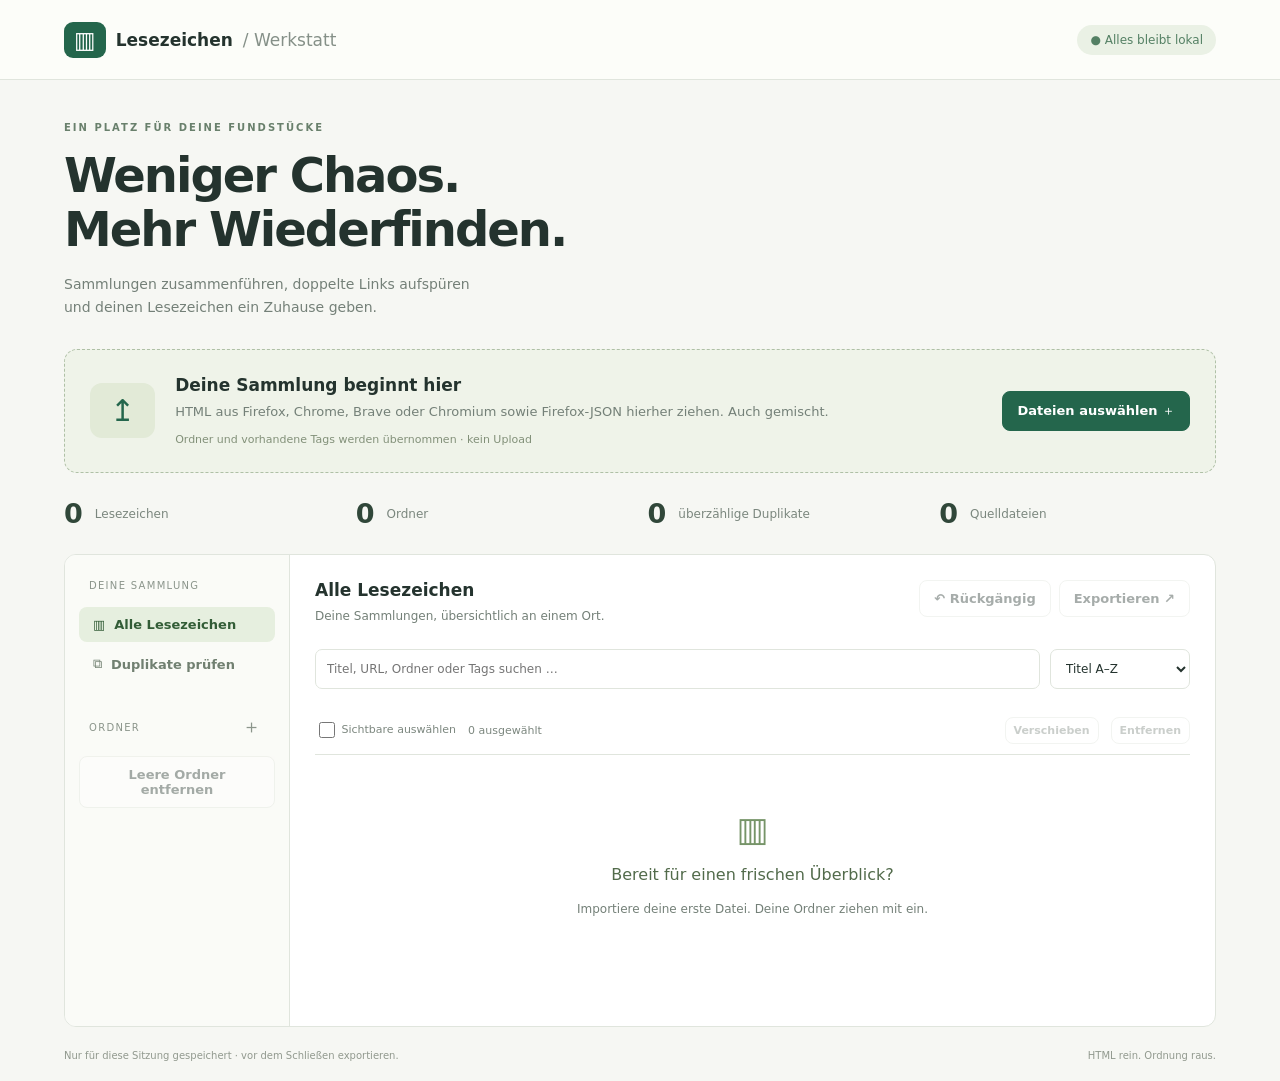
<file: index.html>
<!doctype html>
<html lang="de">
<head><meta charset="utf-8"><meta name="viewport" content="width=device-width,initial-scale=1"><title>Lesezeichen-Werkstatt</title><link rel="stylesheet" href="style.css"></head>
<body>
<header><div class="brand"><span class="logo">▥</span> Lesezeichen<span class="muted"> / Werkstatt</span></div><span class="local">● Alles bleibt lokal</span></header>
<main>
<div class="intro"><div class="eyebrow">EIN PLATZ FÜR DEINE FUNDSTÜCKE</div><h1>Weniger Chaos.<br>Mehr Wiederfinden.</h1><p>Sammlungen zusammenführen, doppelte Links aufspüren<br class="desktop"> und deinen Lesezeichen ein Zuhause geben.</p></div>
<section id="dropzone" class="dropzone" aria-label="Dateien importieren"><div class="import-icon">↥</div><div><h2>Deine Sammlung beginnt hier</h2><p>HTML aus Firefox, Chrome, Brave oder Chromium sowie Firefox-JSON hierher ziehen. Auch gemischt.</p><small>Ordner und vorhandene Tags werden übernommen · kein Upload</small></div><button class="primary" id="import">Dateien auswählen <span>＋</span></button><input id="files" type="file" accept=".html,.htm,.json" multiple hidden></section>
<div class="stats"><div><span id="count">0</span> Lesezeichen</div><div><span id="folders-count">0</span> Ordner</div><div><span id="duplicates-count">0</span> überzählige Duplikate</div><div><span id="sources-count">0</span> Quelldateien</div></div>
<section class="workspace"><aside><div class="section-label">DEINE SAMMLUNG</div><button id="all" class="nav active">▥ <span>Alle Lesezeichen</span></button><button id="duplicates" class="nav">⧉ <span>Duplikate prüfen</span></button><div class="section-label folder-heading">ORDNER <button id="new-folder" aria-label="Ordner anlegen">＋</button></div><button id="remove-empty-folders" disabled title="Entfernt alle Ordner ohne Lesezeichen, auch leere Unterordner. Unabhängig von Suche und Ansicht.">Leere Ordner entfernen</button><div id="folder-list"></div></aside>
<div class="content"><div class="content-heading"><div><h2 id="view-title">Alle Lesezeichen</h2><p id="view-description">Deine Sammlungen, übersichtlich an einem Ort.</p></div><div class="actions"><button id="undo" disabled>↶ Rückgängig</button><button id="export">Exportieren ↗</button></div></div>
<div class="toolbar"><input id="search" type="search" placeholder="Titel, URL, Ordner oder Tags suchen …" aria-label="Lesezeichen suchen"><select id="sort" aria-label="Sortierung"><option value="title">Titel A–Z</option><option value="domain">Nach Website</option><option value="folder">Nach Ordner</option><option value="source">Nach Quelldatei</option></select></div>
<div id="duplicate-options" hidden><label><input id="relaxed" type="checkbox"> Auch ähnliche URLs erkennen (ohne Fragment und bekannte Tracking-Parameter)</label><p>Die erste importierte Version bleibt erhalten. Prüfe ähnliche URLs vor dem Entfernen.</p><button id="dedupe">Überzählige Duplikate auswählen</button></div>
<div id="bulk" class="bulk"><label><input id="select-all" type="checkbox"> Sichtbare auswählen</label><span id="selected-count">0 ausgewählt</span><button id="move" disabled>Verschieben</button><button id="delete" disabled>Entfernen</button></div>
<div id="list"></div><div id="pagination" class="pagination"></div></div></section>
<footer><span>Nur für diese Sitzung gespeichert · vor dem Schließen exportieren.</span><span>HTML rein. Ordnung raus.</span></footer>
<div id="status" role="status" aria-live="polite"></div>
</main>
<dialog id="edit-dialog"><form id="edit-form"><h2>Lesezeichen bearbeiten</h2><label>Titel<input name="title" required></label><label>URL<input name="url" required></label><label>Ordner (mit / für Unterordner)<input name="folder" list="folder-suggestions"></label><label>Tags (durch Komma getrennt)<input name="tags"></label><div class="actions"><button type="button" data-close>Abbrechen</button><button class="primary">Speichern</button></div></form></dialog>
<dialog id="folder-dialog"><form id="folder-form"><h2 id="folder-dialog-title">In Ordner verschieben</h2><label>Ordnerpfad<input name="folder" list="folder-suggestions" placeholder="z. B. Wissen / Entwicklung"></label><p>Ein leerer Pfad steht für die oberste Ebene.</p><div class="actions"><button type="button" data-close>Abbrechen</button><button class="primary">Übernehmen</button></div></form></dialog>
<dialog id="export-dialog"><h2>Sammlung exportieren</h2><p>Exportiert alle Lesezeichen und Ordner, unabhängig vom Filter.</p><button id="export-html" class="primary">HTML für Firefox, Chrome, Brave & Chromium</button><button id="export-json">JSON als Werkstatt-Sicherung</button><p><small>Die JSON-Sicherung lässt sich hier wieder öffnen. Zum Import in Firefox nutze HTML.</small></p><button data-close>Schließen</button></dialog>
<datalist id="folder-suggestions"></datalist>
<script src="core.js"></script><script src="app.js"></script>
</body></html>
</file>
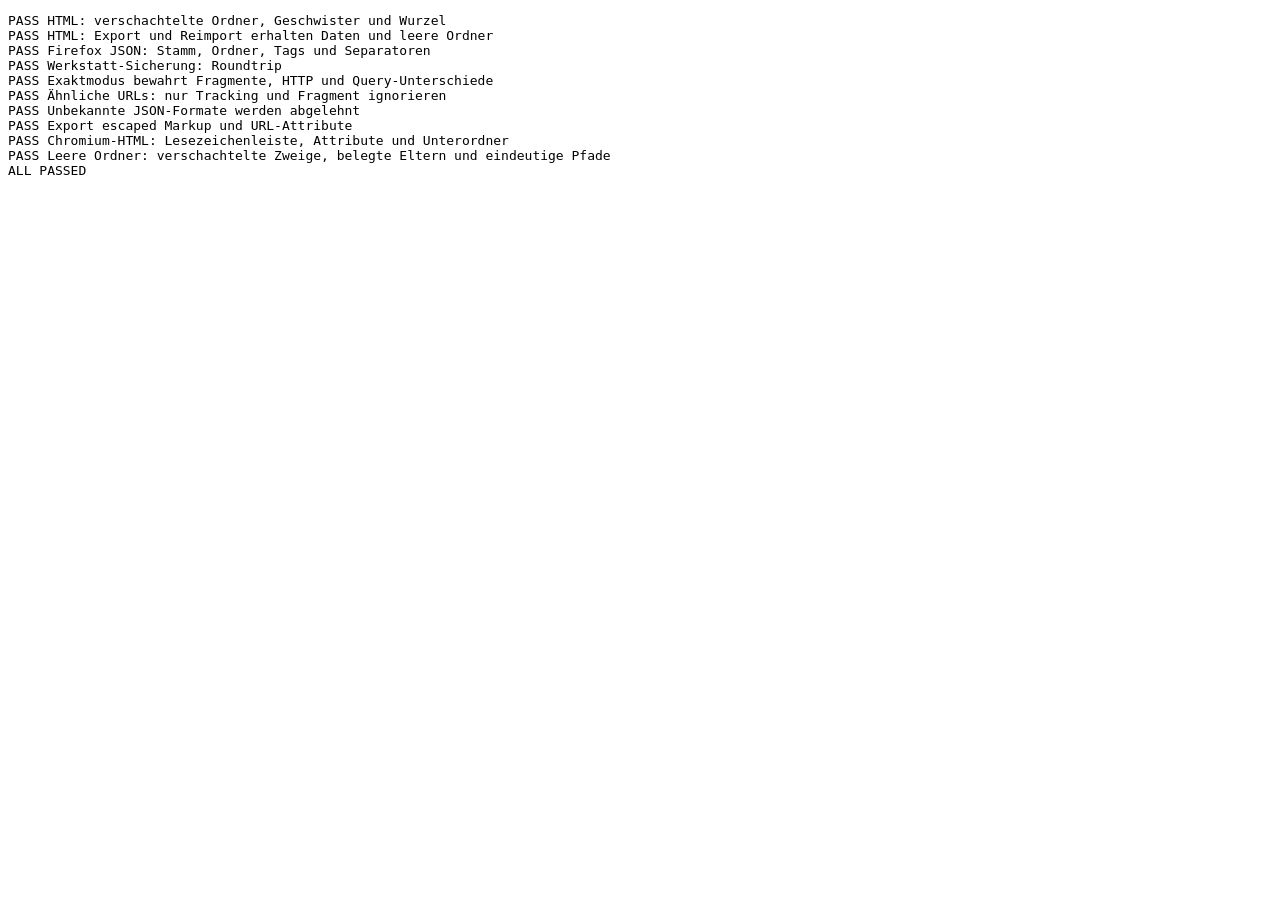
<file: tests/test.html>
<!doctype html><meta charset="utf-8"><title>Tests</title><pre id="results">RUNNING</pre><script src="../core.js"></script><script>
const results=[];let failures=0;
function test(name,fn){try{fn();results.push('PASS '+name);}catch(e){failures++;results.push('FAIL '+name+': '+e.message);}}
function canonical(x){return Array.isArray(x)?x.map(canonical):x&&typeof x==='object'?Object.fromEntries(Object.keys(x).sort().map(k=>[k,canonical(x[k])])):x;}
function eq(a,b){if(JSON.stringify(canonical(a))!==JSON.stringify(canonical(b)))throw Error(JSON.stringify(a)+' != '+JSON.stringify(b));}
const html='<!DOCTYPE NETSCAPE-Bookmark-file-1><H1>Bookmarks</H1><DL><p><DT><H3>Arbeit &amp; Wissen</H3><DL><p><DT><A HREF="https://a.test/?a=1&amp;b=2" TAGS="web,lesen" ADD_DATE="1700000000">A &amp; B</A><DT><H3>Unterordner</H3><DL><p><DT><A HREF="https://b.test">B</A></DL><p><DT><A HREF="https://c.test">C</A></DL><p><DT><A HREF="https://root.test">Root</A><DT><H3>Leer</H3><DL><p></DL><p></DL><p>';
let parsed;
test('HTML: verschachtelte Ordner, Geschwister und Wurzel',()=>{parsed=Bookmarks.parseHTML(html,'a.html');eq(parsed.bookmarks.map(b=>b.folder),[['Arbeit & Wissen'],['Arbeit & Wissen','Unterordner'],['Arbeit & Wissen'],[]]);eq(parsed.bookmarks[0].url,'https://a.test/?a=1&b=2');eq(parsed.bookmarks[0].tags,['web','lesen']);});
test('HTML: Export und Reimport erhalten Daten und leere Ordner',()=>{const round=Bookmarks.parseHTML(Bookmarks.exportHTML(parsed.bookmarks,parsed.folders),'a.html');const sorted=x=>x.slice().sort((a,b)=>a.url.localeCompare(b.url));eq(sorted(round.bookmarks),sorted(parsed.bookmarks));eq(Bookmarks.allFolders(round.bookmarks,round.folders),Bookmarks.allFolders(parsed.bookmarks,parsed.folders));});
test('Firefox JSON: Stamm, Ordner, Tags und Separatoren',()=>{const result=Bookmarks.parseJSON(JSON.stringify({guid:'root________',title:'',children:[{root:'toolbarFolder',title:'Symbolleiste',children:[{uri:'https://a.test',title:'A',dateAdded:1700000000000000},{type:'text/x-moz-place-separator'},{title:'Leer',children:[]}]},{root:'tagsFolder',children:[{title:'Lesen',children:[{uri:'https://a.test'}]}]}]}),'b.json');eq(result.bookmarks.length,1);eq(result.bookmarks[0].folder,['Symbolleiste']);eq(result.bookmarks[0].tags,['Lesen']);eq(result.folders,[['Symbolleiste'],['Symbolleiste','Leer']]);});
test('Werkstatt-Sicherung: Roundtrip',()=>{const p=Bookmarks.parseJSON(JSON.stringify({format:'bookmark-workshop',version:1,...parsed}),'a.html');eq(p,parsed);});
test('Exaktmodus bewahrt Fragmente, HTTP und Query-Unterschiede',()=>{const urls=['https://a.test','https://a.test','http://a.test','https://a.test#x','https://a.test?q=1'];eq(Bookmarks.duplicateGroups(urls.map(url=>({url}))).map(g=>g.length),[2]);});
test('Ähnliche URLs: nur Tracking und Fragment ignorieren',()=>{eq(Bookmarks.urlKey('https://a.test/?utm_source=x&q=1#abc',true),'https://a.test/?q=1');eq(Bookmarks.duplicateGroups([{url:'https://a.test/?q=1'},{url:'https://a.test/?q=2'}],true),[]);});
test('Unbekannte JSON-Formate werden abgelehnt',()=>{let threw=false;try{Bookmarks.parseJSON('{"hello":123}','bad');}catch{threw=true;}eq(threw,true);});
test('Export escaped Markup und URL-Attribute',()=>{const p=Bookmarks.parseHTML(Bookmarks.exportHTML([{url:'https://a.test/" onclick="bad',title:'<script>bad<\/script>',folder:['<b>'],tags:['a"b'],added:null}],[]),'x');eq(p.bookmarks[0].title,'<script>bad<\/script>');eq(p.bookmarks[0].folder,['<b>']);eq(p.bookmarks[0].url,'https://a.test/" onclick="bad');});
test('Chromium-HTML: Lesezeichenleiste, Attribute und Unterordner',()=>{
  const chromium=`<!DOCTYPE NETSCAPE-Bookmark-file-1>
<!-- This is an automatically generated file. -->
<META HTTP-EQUIV="Content-Type" CONTENT="text/html; charset=UTF-8">
<TITLE>Bookmarks</TITLE><H1>Bookmarks</H1>
<DL><p>
  <DT><H3 ADD_DATE="1700000000" LAST_MODIFIED="1700000001" PERSONAL_TOOLBAR_FOLDER="true">Bookmarks bar</H3>
  <DL><p>
    <DT><A HREF="https://a.test/?a=1&amp;b=2" ADD_DATE="1700000000" ICON="data:image/png;base64,">Chrome &amp; Brave</A>
    <DT><H3 ADD_DATE="1700000000">Recherche</H3>
    <DL><p><DT><A HREF="https://chromium.test/">Chromium</A></DL><p>
  </DL><p>
  <DT><H3>Other bookmarks</H3><DL><p><DT><A HREF="https://other.test/">Anderer Link</A></DL><p>
</DL><p>`;
  const result=Bookmarks.parseHTML(chromium,'chromium.html');
  eq(result.bookmarks.map(b=>b.folder),[['Bookmarks bar'],['Bookmarks bar','Recherche'],['Other bookmarks']]);
  eq(result.bookmarks[0].title,'Chrome & Brave');
  eq(result.bookmarks[0].added,1700000000000000);
  const firefox=Bookmarks.parseJSON(JSON.stringify({children:[{uri:'https://chromium.test/',title:'Firefox'}]}),'firefox.json');
  const combined=[...parsed.bookmarks,...result.bookmarks,...firefox.bookmarks];
  eq(Bookmarks.duplicateGroups(combined).map(g=>g.length),[2,2]);
  const exported=Bookmarks.parseHTML(Bookmarks.exportHTML(combined,[...parsed.folders,...result.folders]),'combined.html');
  eq(exported.bookmarks.length,8);
  eq(Bookmarks.duplicateGroups(exported.bookmarks).map(g=>g.length).sort(),[2,2]);
});
test('Leere Ordner: verschachtelte Zweige, belegte Eltern und eindeutige Pfade',()=>{
  const bookmarks=[{folder:['Belegt','Kind']},{folder:['A / B']},{folder:[]}];
  const folders=[['Leer','Kind'],['Leer','Kind'],['Belegt','Leer'],['A','B']];
  eq(Bookmarks.emptyFolders(bookmarks,folders),[['A'],['A','B'],['Belegt','Leer'],['Leer'],['Leer','Kind']]);
  eq(Bookmarks.emptyFolders([], [['Leer','Kind']]),[['Leer'],['Leer','Kind']]);
  eq(Bookmarks.emptyFolders(bookmarks,[]),[]);
});
document.getElementById('results').textContent=results.join('\n')+'\n'+(failures?'FAILED '+failures:'ALL PASSED');document.title=failures?'FAILED':'PASSED';
</script>
</file>
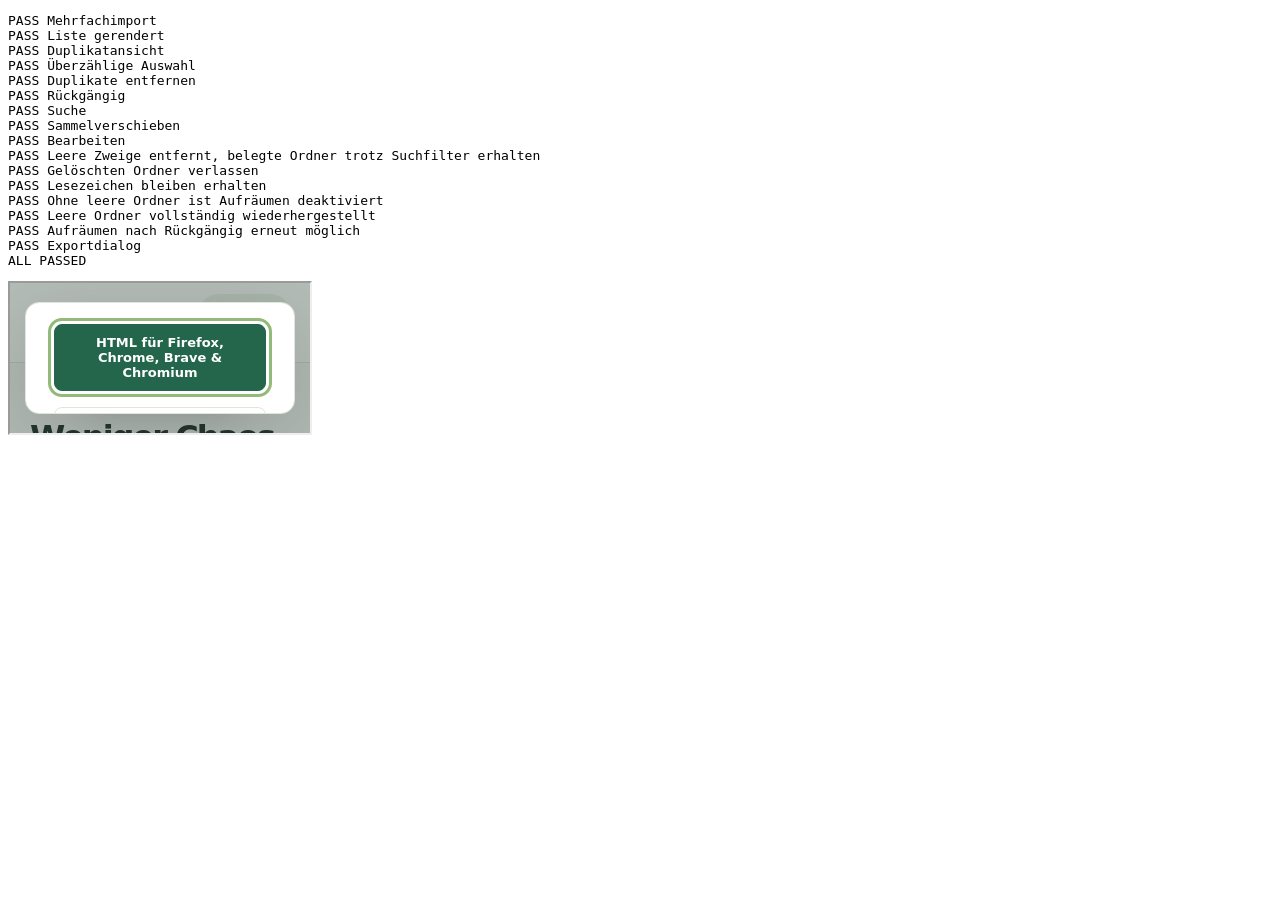
<file: tests/ui.html>
<!doctype html><meta charset="utf-8"><title>RUNNING</title><pre id="result">RUNNING</pre><iframe src="../index.html"></iframe><script>
document.querySelector('iframe').onload=async function(){
const w=this.contentWindow,d=w.document,logs=[];
function check(ok,name){if(!ok)throw Error(name);logs.push('PASS '+name);}
try{
await w.importFiles([new File(['<DL><DT><H3>Arbeit</H3><DL><DT><A HREF="https://example.com">Beispiel</A><DT><A HREF="https://example.com">Doppelt</A></DL></DL>'],'a.html'),new File([JSON.stringify({children:[{title:'Wissen',children:[{title:'Mozilla',uri:'https://mozilla.org'}]}]})],'b.json')]);
check(d.getElementById('count').textContent==='3','Mehrfachimport');
check(d.querySelectorAll('.row').length===3,'Liste gerendert');
d.getElementById('duplicates').click();check(d.querySelectorAll('.row').length===2,'Duplikatansicht');
d.getElementById('dedupe').click();check(d.getElementById('selected-count').textContent==='1 ausgewählt','Überzählige Auswahl');
d.getElementById('delete').click();check(d.getElementById('count').textContent==='2','Duplikate entfernen');
d.getElementById('undo').click();check(d.getElementById('count').textContent==='3','Rückgängig');
d.getElementById('all').click();const search=d.getElementById('search');search.value='Mozilla';search.dispatchEvent(new Event('input'));check(d.querySelectorAll('.row').length===1,'Suche');
d.getElementById('select-all').click();d.getElementById('move').click();const form=d.getElementById('folder-form');form.elements.folder.value='Neu / Lesen';form.dispatchEvent(new Event('submit',{cancelable:true}));check(w.visible()[0].folder.join('/')==='Neu/Lesen','Sammelverschieben');
d.querySelector('[data-edit]').click();const edit=d.getElementById('edit-form');edit.elements.title.value='Geändert';edit.dispatchEvent(new Event('submit',{cancelable:true}));check(w.visible()[0].title==='Geändert','Bearbeiten');
await w.importFiles([new File([JSON.stringify({format:'bookmark-workshop',version:1,bookmarks:[],folders:[['Leer','Unterordner'],['Neu','Leer']]})],'empty.json')]);
const folderNames=()=>Array.from(d.querySelectorAll('#folder-list button'),b=>b.textContent);
const beforeFolders=folderNames();
Array.from(d.querySelectorAll('#folder-list button')).find(b=>b.textContent==='▱ Leer').click();
search.value='keine Treffer';search.dispatchEvent(new Event('input'));
d.getElementById('remove-empty-folders').click();
check(JSON.stringify(folderNames())===JSON.stringify(['▱ Arbeit','▱ Neu','▱ Neu / Lesen']),'Leere Zweige entfernt, belegte Ordner trotz Suchfilter erhalten');
check(d.getElementById('view-title').textContent==='Alle Lesezeichen','Gelöschten Ordner verlassen');
check(d.getElementById('count').textContent==='3','Lesezeichen bleiben erhalten');
check(d.getElementById('remove-empty-folders').disabled,'Ohne leere Ordner ist Aufräumen deaktiviert');
d.getElementById('undo').click();
check(JSON.stringify(folderNames())===JSON.stringify(beforeFolders),'Leere Ordner vollständig wiederhergestellt');
check(!d.getElementById('remove-empty-folders').disabled,'Aufräumen nach Rückgängig erneut möglich');
d.getElementById('export').click();check(d.getElementById('export-dialog').open,'Exportdialog');
d.title='UI PASSED';document.title='PASSED';document.getElementById('result').textContent=logs.join('\n')+'\nALL PASSED';
}catch(e){document.title='FAILED';document.getElementById('result').textContent=logs.join('\n')+'\nFAIL '+e.stack;}
};
</script>
</file>
<file: style.css>
:root{font-family:Inter,ui-sans-serif,system-ui,-apple-system,sans-serif;color:#24332e;background:#f6f7f3;font-synthesis:none;--green:#24664c;--line:#e0e5dd}*{box-sizing:border-box}body{margin:0}button,input,select{font:inherit}button{cursor:pointer;border:1px solid var(--line);border-radius:8px;background:white;color:inherit;padding:10px 14px;font-size:13px;font-weight:550}button:hover{background:#edf3ec;border-color:#adc5b6}button:disabled{opacity:.4;cursor:default}button.primary{background:var(--green);color:white;border-color:var(--green)}button.primary:hover{background:#194d39}input,select{border:1px solid var(--line);border-radius:7px;padding:11px;background:white;color:inherit;min-width:0}input[type=checkbox]{accent-color:var(--green);width:16px;height:16px;vertical-align:middle}button:focus-visible,input:focus-visible,select:focus-visible,a:focus-visible{outline:3px solid #92ba78;outline-offset:3px}header{height:80px;border-bottom:1px solid var(--line);display:flex;align-items:center;justify-content:space-between;padding:0 5vw;background:#fcfdf9}.brand{display:flex;align-items:center;gap:10px;font-weight:650;font-size:17px}.logo{background:var(--green);color:white;border-radius:9px;padding:5px 10px;font-size:23px}.muted{color:#859088;font-weight:400}.local{font-size:12px;color:#548064;background:#eaf1e5;border-radius:20px;padding:8px 13px}main{max-width:1440px;margin:auto;padding:42px 5vw 20px}.eyebrow{font-size:10px;letter-spacing:2px;font-weight:700;color:#69806c}h1{font-size:clamp(32px,4vw,48px);font-weight:600;letter-spacing:-2px;line-height:1.12;margin:16px 0}p{color:#748078;font-size:14px;line-height:1.65}h2{font-size:17px;margin:0;font-weight:600}.intro{margin-bottom:30px}.dropzone{border:1.5px dashed #afc0a6;border-radius:13px;padding:25px;display:flex;gap:20px;align-items:center;background:#eff3e9}.dropzone.drag{background:#dcead6}.dropzone p{margin:6px 0;font-size:13px}.dropzone small{font-size:11px;color:#829079}.dropzone button{margin-left:auto;white-space:nowrap}.import-icon{font-size:30px;color:var(--green);background:#e2ead7;border-radius:12px;padding:10px 20px}.stats{display:grid;grid-template-columns:repeat(4,1fr);gap:15px;margin:25px 0;color:#7b877e;font-size:12px}.stats>div{display:flex;align-items:center;gap:12px}.stats span{font-size:27px;font-weight:600;color:#304739}.workspace{display:grid;grid-template-columns:225px minmax(0,1fr);border:1px solid var(--line);border-radius:12px;background:white;min-height:440px;overflow:hidden}aside{padding:25px 14px;background:#fafbf7;border-right:1px solid var(--line)}.section-label{font-size:10px;letter-spacing:1.3px;color:#8b958b;padding:0 10px;margin-bottom:16px}.nav{display:flex;gap:9px;align-items:center;width:100%;text-align:left;border:0;background:none;margin:4px 0;color:#718071}.nav.active{background:#e6efdf;color:#335d37}.folder-heading{display:flex;align-items:center;justify-content:space-between;margin-top:32px}.folder-heading button{padding:0 4px;border:0;background:none;font-size:19px}#folder-list button{font-size:12px;overflow-wrap:anywhere}.content{padding:25px;min-width:0}.content-heading{display:flex;gap:12px;justify-content:space-between;align-items:start}.content-heading p{font-size:12px;margin:7px 0 22px}.actions{display:flex;gap:8px}.toolbar{display:flex;gap:10px;margin-bottom:18px}.toolbar input{flex:1;font-size:12px}.toolbar select{font-size:12px}.bulk{display:flex;align-items:center;gap:12px;padding:10px 0;border-bottom:1px solid var(--line);font-size:11px;color:#7c877f}.bulk button{padding:6px 8px;font-size:11px}.bulk span{margin-right:auto}.row{display:grid;grid-template-columns:20px 36px minmax(0,1fr) auto;gap:12px;align-items:center;padding:17px 0;border-bottom:1px solid #edf0e9}.site-icon{width:34px;height:36px;background:#eff3e9;border:1px solid #e3e9dc;border-radius:9px;display:grid;place-items:center;color:#65805d;font-weight:600}.row-title{font-size:13px;font-weight:600;color:#354b39;text-decoration:none;overflow-wrap:anywhere}.url{font-size:11px;color:#849082;white-space:nowrap;overflow:hidden;text-overflow:ellipsis;margin:4px 0}.meta{font-size:10px;color:#6b7d68;overflow-wrap:anywhere}.row button{border:0;padding:6px;font-weight:400;font-size:11px}.badge{background:#fff0d0;color:#97711c;border-radius:4px;padding:2px 5px;margin-left:6px}.empty{text-align:center;padding:54px 10px;color:#8b9888}.empty .symbol{font-size:34px;margin-bottom:15px;color:#769468}.empty h3{font-size:16px;color:#526b4b;font-weight:500}.empty p{font-size:12px}.pagination{display:flex;justify-content:center;gap:12px;align-items:center;font-size:12px;margin-top:15px}footer{display:flex;justify-content:space-between;margin-top:23px;font-size:10px;color:#91998e}#status{position:fixed;bottom:24px;left:50%;transform:translateX(-50%);background:#294635;color:white;box-shadow:0 8px 35px #24332e22;border-radius:10px;padding:13px 20px;max-width:90vw;font-size:13px;z-index:5}#status:empty{display:none}dialog{border:1px solid var(--line);border-radius:14px;padding:28px;max-width:500px;width:calc(100% - 30px);box-shadow:0 15px 70px #0002}dialog::backdrop{background:#263b3455}dialog label{display:block;font-size:13px;margin:18px 0}dialog input{display:block;width:100%;margin-top:7px}dialog .actions{justify-content:flex-end;margin-top:22px}#export-dialog>button{margin:8px 0}#duplicate-options{padding:14px;background:#fffaec;border-radius:8px;font-size:12px;margin-bottom:10px}#duplicate-options p{font-size:11px} [hidden]{display:none!important}@media(max-width:800px){header{padding:0 20px}.muted{display:none}main{padding:30px 20px}.dropzone{flex-wrap:wrap}.dropzone button{margin:0}.import-icon{display:none}.stats{grid-template-columns:repeat(2,1fr)}.workspace{grid-template-columns:1fr}aside{border-right:0;border-bottom:1px solid var(--line);padding:15px}#folder-list{max-height:130px;overflow:auto}.folder-heading{margin-top:15px}.content{padding:18px}.content-heading{flex-wrap:wrap}.toolbar{margin-top:16px}.bulk{flex-wrap:wrap}.row{gap:8px;grid-template-columns:20px minmax(0,1fr) auto}.site-icon{display:none}footer span:last-child{display:none}.toolbar select{max-width:130px}}
</file>
